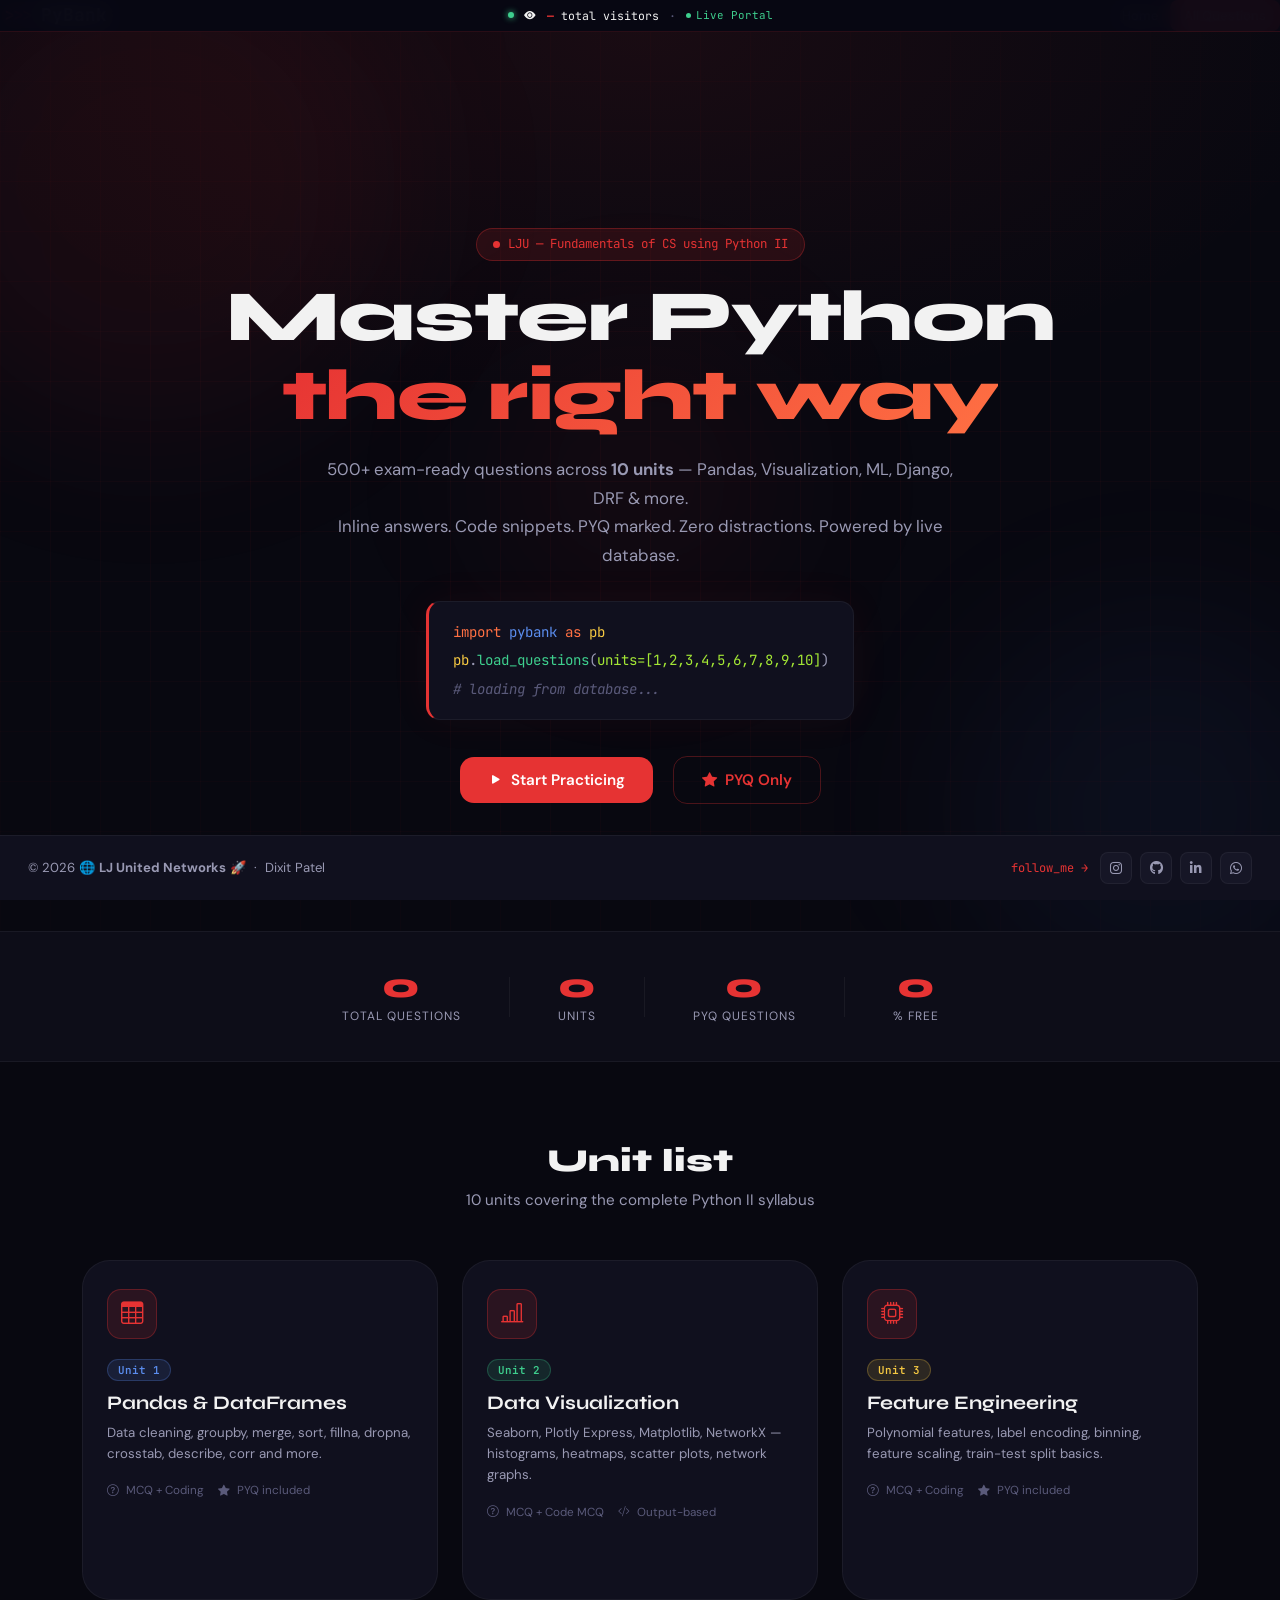
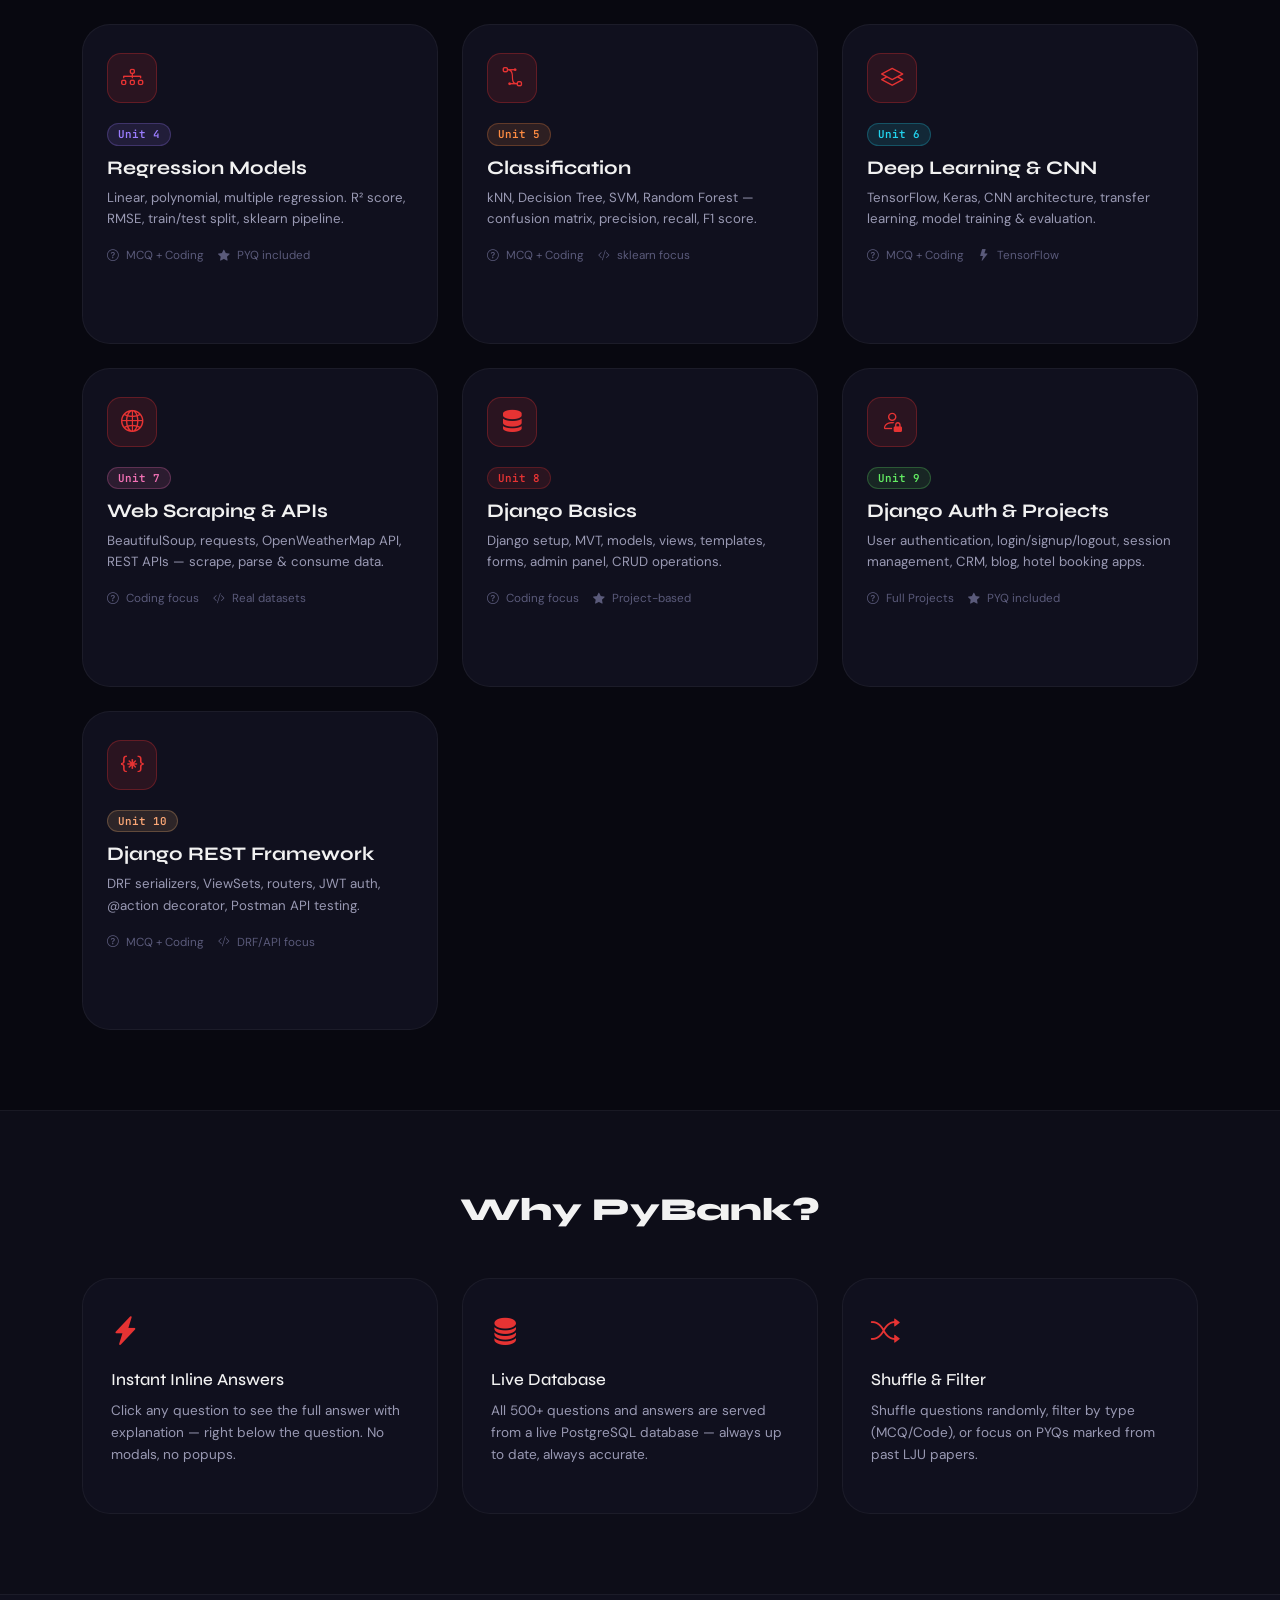
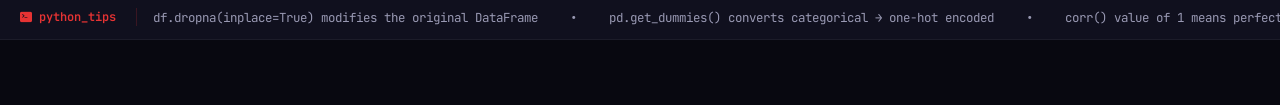
<file: index.html>
<!DOCTYPE html>
<html lang="en">
<head>
  <meta charset="UTF-8">
  <meta name="viewport" content="width=device-width, initial-scale=1.0">
  <title>PyBank | Python II — LJU Practice Portal</title>
  <link rel="stylesheet" href="https://cdn.jsdelivr.net/npm/bootstrap@5.3.3/dist/css/bootstrap.min.css">
  <link rel="stylesheet" href="https://cdn.jsdelivr.net/npm/bootstrap-icons@1.11.3/font/bootstrap-icons.min.css">
  <link rel="stylesheet" href="https://cdnjs.cloudflare.com/ajax/libs/font-awesome/6.5.0/css/all.min.css">
  <link href="https://fonts.googleapis.com/css2?family=JetBrains+Mono:ital,wght@0,400;0,600;0,700;1,400&family=Syne:wght@600;700;800&family=DM+Sans:wght@300;400;500;600&display=swap" rel="stylesheet">
  <link rel="stylesheet" href="style.css">
</head>
<body>

<!-- ── VISITOR COUNTER BANNER ──────────────────── -->
<div class="visitor-banner" id="visitorBanner">
  <div class="visitor-inner">
    <span class="visitor-dot"></span>
    <span class="visitor-text">
      <i class="bi bi-eye-fill me-1"></i>
      <span id="visitorCount">—</span> total visitors
    </span>
    <span class="visitor-sep">·</span>
    <span class="visitor-live"><span class="live-dot"></span> Live Portal</span>
  </div>
</div>

<!-- NAVBAR -->
  <div class="nav-inner">
    <a class="nav-logo" href="index.html">
      <span class="logo-py">&gt;&gt;&gt;</span>
      <span class="logo-text">PyBank</span>
    </a>
    <div class="nav-links" id="navLinks">
      <a href="index.html" class="nav-link active">Home</a>

      <a href="unit.html?unit=all" class="nav-link nav-cta">All Questions</a>
    </div>
    <button class="hamburger" id="hamburger" onclick="toggleNav()">
      <i class="bi bi-list"></i>
    </button>
  </div>
</nav>

<!-- HERO -->
<section class="hero-section">
  <div class="hero-bg-grid"></div>
  <div class="hero-orb orb-1"></div>
  <div class="hero-orb orb-2"></div>
  <div class="hero-orb orb-3"></div>

  <div class="container position-relative">
    <div class="row justify-content-center text-center">
      <div class="col-lg-10">
        <div class="hero-badge mb-3">
          <span class="badge-dot"></span>
          LJU — Fundamentals of CS using Python II
        </div>
        <h1 class="hero-title">
          Master Python <span class="title-accent">the right way</span>
        </h1>
        <p class="hero-subtitle">
          500+ exam-ready questions across <strong>10 units</strong> — Pandas, Visualization, ML, Django, DRF &amp; more.<br>
          Inline answers. Code snippets. PYQ marked. Zero distractions. Powered by live database.
        </p>
        <div class="hero-code-block">
          <div class="code-line"><span class="code-keyword">import</span> <span class="code-module">pybank</span> <span class="code-keyword">as</span> <span class="code-var">pb</span></div>
          <div class="code-line"><span class="code-var">pb</span><span class="code-dot">.</span><span class="code-fn">load_questions</span><span class="code-paren">(</span><span class="code-str">units=[1,2,3,4,5,6,7,8,9,10]</span><span class="code-paren">)</span></div>
          <div class="code-line"><span class="code-comment" id="heroLoaded"># loading from database...</span></div>
        </div>
        <div class="hero-actions">
          <a href="unit.html?unit=all" class="btn btn-red btn-lg">
            <i class="bi bi-play-fill me-2"></i>Start Practicing
          </a>
          <a href="unit.html?unit=all&pyq=true" class="btn btn-outline-red btn-lg ms-3">
            <i class="bi bi-star-fill me-2"></i>PYQ Only
          </a>
        </div>
      </div>
    </div>
  </div>
</section>

<!-- STATS STRIP -->
<section class="stats-strip">
  <div class="container">
    <div class="stats-row">
      <div class="stat-item">
        <div class="stat-num" id="statTotal" data-target="500">0</div>
        <div class="stat-lbl">Total Questions</div>
      </div>
      <div class="stat-divider"></div>
      <div class="stat-item">
        <div class="stat-num" data-target="10">0</div>
        <div class="stat-lbl">Units</div>
      </div>
      <div class="stat-divider"></div>
      <div class="stat-item">
        <div class="stat-num" id="statPYQ" data-target="30">0</div>
        <div class="stat-lbl">PYQ Questions</div>
      </div>
      <div class="stat-divider"></div>
      <div class="stat-item">
        <div class="stat-num" data-target="100">0</div>
        <div class="stat-lbl">% Free</div>
      </div>
    </div>
  </div>
</section>

<!-- UNITS CARDS — 10 units -->
<section class="units-section">
  <div class="container">
    <div class="section-header">
      <h2 class="section-title">Unit list</h2>
      <p class="section-sub">10 units covering the complete Python II syllabus</p>
    </div>
    <div class="row g-4" id="unitCardsRow">

      <div class="col-lg-4 col-md-6">
        <a href="#" class="unit-card-link">
          <div class="unit-card">
            <div class="unit-card-icon"><i class="bi bi-table"></i></div>
            <div class="unit-chip chip-u1">Unit 1</div>
            <h3 class="unit-title">Pandas &amp; DataFrames</h3>
            <p class="unit-desc">Data cleaning, groupby, merge, sort, fillna, dropna, crosstab, describe, corr and more.</p>
            <div class="unit-meta">
              <span><i class="bi bi-question-circle"></i> MCQ + Coding</span>
              <span><i class="bi bi-star-fill"></i> PYQ included</span>
            </div>
            <div class="unit-arrow"><i class="bi bi-arrow-right-circle-fill"></i></div>
          </div>
        </a>
      </div>

      <div class="col-lg-4 col-md-6">
        <a href="#" class="unit-card-link">
          <div class="unit-card">
            <div class="unit-card-icon"><i class="bi bi-bar-chart-line"></i></div>
            <div class="unit-chip chip-u2">Unit 2</div>
            <h3 class="unit-title">Data Visualization</h3>
            <p class="unit-desc">Seaborn, Plotly Express, Matplotlib, NetworkX — histograms, heatmaps, scatter plots, network graphs.</p>
            <div class="unit-meta">
              <span><i class="bi bi-question-circle"></i> MCQ + Code MCQ</span>
              <span><i class="bi bi-code-slash"></i> Output-based</span>
            </div>
            <div class="unit-arrow"><i class="bi bi-arrow-right-circle-fill"></i></div>
          </div>
        </a>
      </div>

      <div class="col-lg-4 col-md-6">
        <a href="#" class="unit-card-link">
          <div class="unit-card">
            <div class="unit-card-icon"><i class="bi bi-cpu"></i></div>
            <div class="unit-chip chip-u3">Unit 3</div>
            <h3 class="unit-title">Feature Engineering</h3>
            <p class="unit-desc">Polynomial features, label encoding, binning, feature scaling, train-test split basics.</p>
            <div class="unit-meta">
              <span><i class="bi bi-question-circle"></i> MCQ + Coding</span>
              <span><i class="bi bi-star-fill"></i> PYQ included</span>
            </div>
            <div class="unit-arrow"><i class="bi bi-arrow-right-circle-fill"></i></div>
          </div>
        </a>
      </div>

      <div class="col-lg-4 col-md-6">
        <a href="# class="unit-card-link">
          <div class="unit-card">
            <div class="unit-card-icon"><i class="bi bi-diagram-3"></i></div>
            <div class="unit-chip chip-u4">Unit 4</div>
            <h3 class="unit-title">Regression Models</h3>
            <p class="unit-desc">Linear, polynomial, multiple regression. R² score, RMSE, train/test split, sklearn pipeline.</p>
            <div class="unit-meta">
              <span><i class="bi bi-question-circle"></i> MCQ + Coding</span>
              <span><i class="bi bi-star-fill"></i> PYQ included</span>
            </div>
            <div class="unit-arrow"><i class="bi bi-arrow-right-circle-fill"></i></div>
          </div>
        </a>
      </div>

      <div class="col-lg-4 col-md-6">
        <a href="#" class="unit-card-link">
          <div class="unit-card">
            <div class="unit-card-icon"><i class="bi bi-bezier2"></i></div>
            <div class="unit-chip chip-u5">Unit 5</div>
            <h3 class="unit-title">Classification</h3>
            <p class="unit-desc">kNN, Decision Tree, SVM, Random Forest — confusion matrix, precision, recall, F1 score.</p>
            <div class="unit-meta">
              <span><i class="bi bi-question-circle"></i> MCQ + Coding</span>
              <span><i class="bi bi-code-slash"></i> sklearn focus</span>
            </div>
            <div class="unit-arrow"><i class="bi bi-arrow-right-circle-fill"></i></div>
          </div>
        </a>
      </div>

      <div class="col-lg-4 col-md-6">
        <a href="#" class="unit-card-link">
          <div class="unit-card">
            <div class="unit-card-icon"><i class="bi bi-layers"></i></div>
            <div class="unit-chip chip-u6">Unit 6</div>
            <h3 class="unit-title">Deep Learning &amp; CNN</h3>
            <p class="unit-desc">TensorFlow, Keras, CNN architecture, transfer learning, model training &amp; evaluation.</p>
            <div class="unit-meta">
              <span><i class="bi bi-question-circle"></i> MCQ + Coding</span>
              <span><i class="bi bi-lightning-fill"></i> TensorFlow</span>
            </div>
            <div class="unit-arrow"><i class="bi bi-arrow-right-circle-fill"></i></div>
          </div>
        </a>
      </div>

      <div class="col-lg-4 col-md-6">
        <a href="#" class="unit-card-link">
          <div class="unit-card">
            <div class="unit-card-icon"><i class="bi bi-globe2"></i></div>
            <div class="unit-chip chip-u7">Unit 7</div>
            <h3 class="unit-title">Web Scraping &amp; APIs</h3>
            <p class="unit-desc">BeautifulSoup, requests, OpenWeatherMap API, REST APIs — scrape, parse &amp; consume data.</p>
            <div class="unit-meta">
              <span><i class="bi bi-question-circle"></i> Coding focus</span>
              <span><i class="bi bi-code-slash"></i> Real datasets</span>
            </div>
            <div class="unit-arrow"><i class="bi bi-arrow-right-circle-fill"></i></div>
          </div>
        </a>
      </div>

      <div class="col-lg-4 col-md-6">
        <a href="#" class="unit-card-link">
          <div class="unit-card">
            <div class="unit-card-icon"><i class="bi bi-server"></i></div>
            <div class="unit-chip chip-u8">Unit 8</div>
            <h3 class="unit-title">Django Basics</h3>
            <p class="unit-desc">Django setup, MVT, models, views, templates, forms, admin panel, CRUD operations.</p>
            <div class="unit-meta">
              <span><i class="bi bi-question-circle"></i> Coding focus</span>
              <span><i class="bi bi-star-fill"></i> Project-based</span>
            </div>
            <div class="unit-arrow"><i class="bi bi-arrow-right-circle-fill"></i></div>
          </div>
        </a>
      </div>

      <div class="col-lg-4 col-md-6">
        <a href="#" class="unit-card-link">
          <div class="unit-card">
            <div class="unit-card-icon"><i class="bi bi-person-lock"></i></div>
            <div class="unit-chip chip-u9">Unit 9</div>
            <h3 class="unit-title">Django Auth &amp; Projects</h3>
            <p class="unit-desc">User authentication, login/signup/logout, session management, CRM, blog, hotel booking apps.</p>
            <div class="unit-meta">
              <span><i class="bi bi-question-circle"></i> Full Projects</span>
              <span><i class="bi bi-star-fill"></i> PYQ included</span>
            </div>
            <div class="unit-arrow"><i class="bi bi-arrow-right-circle-fill"></i></div>
          </div>
        </a>
      </div>

      <div class="col-lg-4 col-md-6">
        <a href="#" class="unit-card-link">
          <div class="unit-card">
            <div class="unit-card-icon"><i class="bi bi-braces-asterisk"></i></div>
            <div class="unit-chip chip-u10">Unit 10</div>
            <h3 class="unit-title">Django REST Framework</h3>
            <p class="unit-desc">DRF serializers, ViewSets, routers, JWT auth, @action decorator, Postman API testing.</p>
            <div class="unit-meta">
              <span><i class="bi bi-question-circle"></i> MCQ + Coding</span>
              <span><i class="bi bi-code-slash"></i> DRF/API focus</span>
            </div>
            <div class="unit-arrow"><i class="bi bi-arrow-right-circle-fill"></i></div>
          </div>
        </a>
      </div>

    </div>
  </div>
</section>

<!-- FEATURES SECTION -->
<section class="features-section">
  <div class="container">
    <div class="section-header">
      <h2 class="section-title">Why PyBank?</h2>
    </div>
    <div class="row g-4">
      <div class="col-md-4">
        <div class="feature-card">
          <div class="feature-icon"><i class="bi bi-lightning-charge-fill"></i></div>
          <h4>Instant Inline Answers</h4>
          <p>Click any question to see the full answer with explanation — right below the question. No modals, no popups.</p>
        </div>
      </div>
      <div class="col-md-4">
        <div class="feature-card">
          <div class="feature-icon"><i class="bi bi-database-fill"></i></div>
          <h4>Live Database</h4>
          <p>All 500+ questions and answers are served from a live PostgreSQL database — always up to date, always accurate.</p>
        </div>
      </div>
      <div class="col-md-4">
        <div class="feature-card">
          <div class="feature-icon"><i class="bi bi-shuffle"></i></div>
          <h4>Shuffle &amp; Filter</h4>
          <p>Shuffle questions randomly, filter by type (MCQ/Code), or focus on PYQs marked from past LJU papers.</p>
        </div>
      </div>
    </div>
  </div>
</section>

<!-- PYTHON TIPS TICKER -->
<div class="tips-ticker">
  <div class="ticker-label"><i class="bi bi-terminal-fill"></i> python_tips</div>
  <div class="ticker-wrap">
    <div class="ticker-inner" id="ticker">
      <span>df.dropna(inplace=True) modifies the original DataFrame</span>
      <span>•</span>
      <span>pd.get_dummies() converts categorical → one-hot encoded</span>
      <span>•</span>
      <span>corr() value of 1 means perfect positive correlation</span>
      <span>•</span>
      <span>train_test_split(X, y, test_size=0.2, random_state=42)</span>
      <span>•</span>
      <span>sns.pairplot(df) — instant EDA for all numeric columns</span>
      <span>•</span>
      <span>df.shape returns (rows, columns) as a tuple</span>
      <span>•</span>
      <span>NaN stands for Not a Number — it's of type float</span>
      <span>•</span>
      <span>KNeighborsClassifier(n_neighbors=5).fit(X_train, y_train)</span>
      <span>•</span>
      <span>from rest_framework import viewsets, permissions</span>
      <span>•</span>
      <span>@api_view(['GET']) turns a function into an API endpoint</span>
      <span>•</span>
      <span>BeautifulSoup(html, 'html.parser').find_all('a')</span>
      <span>•</span>
    </div>
  </div>
</div>

<!-- FOOTER -->
<footer class="site-footer">
  <div class="footer-inner">
    <div>© 2026 🌐 <strong>LJ United Networks</strong> 🚀 &nbsp;·&nbsp; Dixit Patel</div>
    <div style="display: flex; gap: 12px; align-items: center;">
      <span class="footer-follow">follow_me →</span>
      <div class="footer-socials">
        <a href="https://www.instagram.com/dixit.patel_since_2005/?hl=en" target="_blank" class="soc-btn"><i class="fab fa-instagram"></i></a>
        <a href="https://github.com/create2learn7238" target="_blank" class="soc-btn"><i class="fab fa-github"></i></a>
        <a href="https://www.linkedin.com/in/dixit-patel-7718993a1/" target="_blank" class="soc-btn"><i class="fab fa-linkedin-in"></i></a>
        <a href="https://wa.me/919316227238" target="_blank" class="soc-btn"><i class="fab fa-whatsapp"></i></a>
      </div>
    </div>
  </div>
</footer>

<script src="https://cdn.jsdelivr.net/npm/bootstrap@5.3.3/dist/js/bootstrap.bundle.min.js"></script>
<script type="module">
  // ── CONFIG — Direct Neon DB mode (no Worker API) ──
  import { neon } from 'https://esm.sh/@neondatabase/serverless@0.10.4';

  const DATABASE_URL = 'postgresql://neondb_owner:npg_kuXI3LOC1QAf@ep-lucky-hall-a10bbj3u-pooler.ap-southeast-1.aws.neon.tech/neondb?sslmode=require&channel_binding=require';
  const sanitizedDbUrl = new URL(DATABASE_URL);
  sanitizedDbUrl.searchParams.delete('channel_binding');
  const sql = neon(sanitizedDbUrl.toString());

  // ── VISITOR COUNTER ──────────────────────────────
  async function loadVisitorCount() {
    try {
      const rows = await sql`
        INSERT INTO visitor_counter (id, count, last_updated)
        VALUES (1, 1, NOW())
        ON CONFLICT (id) DO UPDATE
        SET
          count = visitor_counter.count + 1,
          last_updated = NOW()
        RETURNING count
      `;
      const count = Number.parseInt(rows?.[0]?.count ?? 0, 10) || 0;
      document.getElementById('visitorCount').textContent = count.toLocaleString();
    } catch {
      document.getElementById('visitorCount').textContent = '—';
    }
  }

  // ── LOAD STATS FROM DB ───────────────────────────
  async function loadStats() {
    try {
      const rows = await sql`
        SELECT
          COUNT(*) AS total,
          COUNT(*) FILTER (
            WHERE previous_year IS NOT NULL
              AND previous_year != ''
              AND LOWER(previous_year) != 'no'
          ) AS pyq_count
        FROM questions_clean
        WHERE marks IS NOT NULL
      `;
      const data = rows?.[0] || {};
      if (data.total) {
        const total = Number.parseInt(data.total, 10) || 0;
        const pyq = Number.parseInt(data.pyq_count, 10) || 0;
        document.querySelector('[data-target="500"]').dataset.target = total;
        document.querySelector('[data-target="30"]').dataset.target = pyq;
        document.getElementById('heroLoaded').textContent = `# ${total} questions loaded ✓`;
      }
    } catch {
      document.getElementById('heroLoaded').textContent = '# questions loaded ✓';
    }
  }

  // ── NAVBAR SCROLL ────────────────────────────────
  window.addEventListener('scroll', () => {
    document.getElementById('mainNav').classList.toggle('scrolled', window.scrollY > 40);
  });

  // ── NAV TOGGLE MOBILE ────────────────────────────
  function toggleNav() {
    document.getElementById('navLinks').classList.toggle('open');
  }
  window.toggleNav = toggleNav;

  // ── ANIMATED COUNTER ─────────────────────────────
  function animateCounters() {
    document.querySelectorAll('.stat-num').forEach(el => {
      const target = parseInt(el.dataset.target) || 0;
      let current = 0;
      const step = Math.ceil(target / 60);
      const timer = setInterval(() => {
        current = Math.min(current + step, target);
        el.textContent = current + (el.dataset.target == '100' ? '%' : '+');
        if (current >= target) clearInterval(timer);
      }, 25);
    });
  }

  // ── INTERSECTION OBSERVER ─────────────────────────
  const statsObs = new IntersectionObserver((entries) => {
    if (entries[0].isIntersecting) {
      animateCounters();
      statsObs.disconnect();
    }
  }, { threshold: 0.5 });
  statsObs.observe(document.querySelector('.stats-strip'));

  // ── TICKER DUPLICATE ─────────────────────────────
  const ticker = document.getElementById('ticker');
  ticker.innerHTML += ticker.innerHTML;

  // ── INIT ─────────────────────────────────────────
  loadVisitorCount();
  loadStats();
</script>
</body>
</html>
</file>
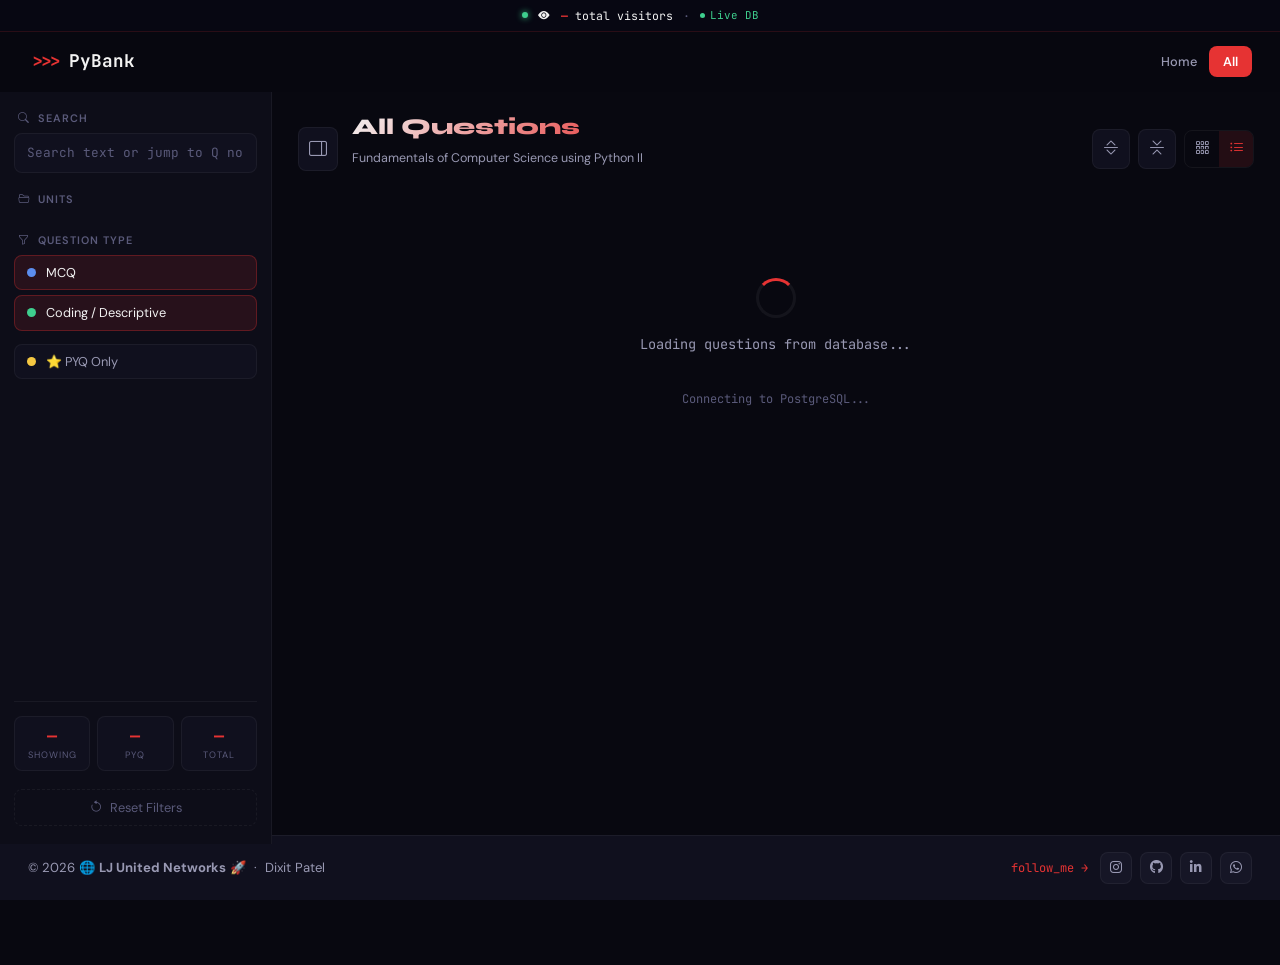
<file: unit.html>
<!DOCTYPE html>
<html lang="en">
<head>
  <meta charset="UTF-8">
  <meta name="viewport" content="width=device-width, initial-scale=1.0">
  <title>PyBank | Questions</title>
  <link rel="stylesheet" href="https://cdn.jsdelivr.net/npm/bootstrap@5.3.3/dist/css/bootstrap.min.css">
  <link rel="stylesheet" href="https://cdn.jsdelivr.net/npm/bootstrap-icons@1.11.3/font/bootstrap-icons.min.css">
  <link rel="stylesheet" href="https://cdnjs.cloudflare.com/ajax/libs/font-awesome/6.5.0/css/all.min.css">
  <link href="https://fonts.googleapis.com/css2?family=JetBrains+Mono:ital,wght@0,400;0,600;0,700;1,400&family=Syne:wght@600;700;800&family=DM+Sans:wght@300;400;500;600&display=swap" rel="stylesheet">
  <link rel="stylesheet" href="style.css">
</head>
<body class="page-unit">

<!-- ── VISITOR COUNTER BANNER ──────────────────── -->
<div class="visitor-banner" id="visitorBanner">
  <div class="visitor-inner">
    <span class="visitor-dot"></span>
    <span class="visitor-text">
      <i class="bi bi-eye-fill me-1"></i>
      <span id="visitorCount">—</span> total visitors
    </span>
    <span class="visitor-sep">·</span>
    <span class="visitor-live"><span class="live-dot"></span> Live DB</span>
  </div>
</div>

<!-- NAVBAR -->
<nav class="pyb-nav" id="mainNav" style="top:32px">
  <div class="nav-inner">
    <a class="nav-logo" href="index.html">
      <span class="logo-py">&gt;&gt;&gt;</span>
      <span class="logo-text">PyBank</span>
    </a>
    
    <div class="nav-links" id="navLinks">
      <a href="index.html" class="nav-link">Home</a>
      <a href="unit.html?unit=all" class="nav-link nav-cta" data-unit-link="all">All</a>
    </div>
    <button class="hamburger" id="hamburger" onclick="toggleNav()">
      <i class="bi bi-list"></i>
    </button>
  </div>
</nav>

<!-- LAYOUT -->
<div class="unit-layout" style="padding-top:92px">

  <!-- SIDEBAR -->
  <aside class="unit-sidebar" id="sidebar" style="top:92px">
        <!-- Search -->
    <div class="sb-section">
      <div class="sb-section-label"><i class="bi bi-search me-1"></i> Search</div>
      <div class="sb-search">
        <input type="text" id="searchInput" placeholder="Search text or jump to Q no. (e.g. 42)" />
      </div>
    </div>


    <!-- Unit Nav -->
    <div class="sb-section">
      <div class="sb-section-label"><i class="bi bi-folder2-open me-1"></i> Units</div>
      <div id="unitNav"></div>
    </div>

    <!-- Filters -->
    <div class="sb-section">
      <div class="sb-section-label"><i class="bi bi-funnel me-1"></i> Question Type</div>
      <label class="filter-chip">
        <input type="checkbox" id="f-mcq" checked>
        <span class="chip-dot dot-mcq"></span> MCQ
      </label>
      <label class="filter-chip">
        <input type="checkbox" id="f-code" checked>
        <span class="chip-dot dot-code"></span> Coding / Descriptive
      </label>
      <label class="filter-chip mt-2">
        <input type="checkbox" id="f-pyq">
        <span class="chip-dot dot-pyq"></span> ⭐ PYQ Only
      </label>
    </div>



    <!-- Stats -->
    <div class="sb-stats">
      <div class="sb-stat">
        <span class="sb-stat-num" id="statShowing">—</span>
        <span class="sb-stat-lbl">Showing</span>
      </div>
      <div class="sb-stat">
        <span class="sb-stat-num" id="statPyq">—</span>
        <span class="sb-stat-lbl">PYQ</span>
      </div>
      <div class="sb-stat">
        <span class="sb-stat-num" id="statTotal">—</span>
        <span class="sb-stat-lbl">Total</span>
      </div>
    </div>

    <!-- Reset -->
    <button class="btn-reset" id="resetBtn" onclick="resetFilters()">
      <i class="bi bi-arrow-counterclockwise me-1"></i> Reset Filters
    </button>
  </aside>

  <!-- MAIN CONTENT -->
  <main class="unit-main" id="mainContent">

    <!-- TOP BAR -->
    <div class="unit-topbar">
      <button class="sidebar-toggle-btn" id="sidebarToggle" onclick="toggleSidebar()">
        <i class="bi bi-layout-sidebar-reverse"></i>
      </button>
      <div class="topbar-info">
        <h1 class="topbar-title" id="pageTitle">All Questions</h1>
        <p class="topbar-sub" id="pageSubtitle">Fundamentals of Computer Science using Python II</p>
      </div>
      <div class="topbar-actions ms-auto">
 
        <button class="action-btn" id="expandAllBtn" title="Expand All" onclick="expandAll()">
          <i class="bi bi-chevron-bar-expand"></i>
        </button>
        <button class="action-btn" id="collapseAllBtn" title="Collapse All" onclick="collapseAll()">
          <i class="bi bi-chevron-bar-contract"></i>
        </button>
        <!-- View toggle — list is default (active) -->
        <div class="view-toggle">
          <button class="view-btn" id="viewGrid" onclick="setView('grid')" title="Grid view"><i class="bi bi-grid-3x3-gap"></i></button>
          <button class="view-btn active" id="viewList" onclick="setView('list')" title="List view"><i class="bi bi-list-ul"></i></button>
        </div>
      </div>
    </div>

    <!-- QUICK REF BAR -->

    <!-- LOADING STATE -->
    <div class="loading-state" id="loadingState">
      <div class="loading-spinner"></div>
      <p>Loading questions from database...</p>
      <span class="loading-sub" id="loadingMsg">Connecting to PostgreSQL...</span>
    </div>

    <!-- CARDS GRID — default list-view -->
    <div class="cards-grid list-view" id="cardsContainer"></div>

    <!-- EMPTY STATE -->
    <div class="empty-state hidden" id="emptyState">
      <div class="empty-icon">🐍</div>
      <p>No questions match your filters.</p>
      <button onclick="resetFilters()" class="btn-reset mt-3">Reset Filters</button>
    </div>

  </main>
</div>

<!-- OVERLAY for mobile sidebar -->
<div class="sidebar-overlay" id="sidebarOverlay" onclick="toggleSidebar()"></div>

<!-- TOAST -->
<div class="toast-msg hidden" id="toast"></div>

<!-- FOOTER -->
<footer class="site-footer">
  <div class="footer-inner">
    <div>© 2026 🌐 <strong>LJ United Networks</strong> 🚀 &nbsp;·&nbsp; Dixit Patel</div>
    <div style="display: flex; gap: 12px; align-items: center;">
      <span class="footer-follow">follow_me →</span>
      <div class="footer-socials">
        <a href="https://www.instagram.com/dixit.patel_since_2005/?hl=en" target="_blank" class="soc-btn"><i class="fab fa-instagram"></i></a>
        <a href="https://github.com/create2learn7238" target="_blank" class="soc-btn"><i class="fab fa-github"></i></a>
        <a href="https://www.linkedin.com/in/dixit-patel-7718993a1/" target="_blank" class="soc-btn"><i class="fab fa-linkedin-in"></i></a>
        <a href="https://wa.me/919316227238" target="_blank" class="soc-btn"><i class="fab fa-whatsapp"></i></a>
      </div>
    </div>
  </div>
</footer>

<script src="https://cdn.jsdelivr.net/npm/bootstrap@5.3.3/dist/js/bootstrap.bundle.min.js"></script>
<script type="module" src="script.js"></script>
</body>
</html>
</file>
<file: style.css>
/* ═══════════════════════════════════════════════════
   PyBank — style.css  (v2 · 10 units · DB edition)
   Dark Red Python Theme | LJU Portal 2026
═══════════════════════════════════════════════════ */

/* ── FONTS & VARIABLES ─────────────────────────── */
:root {
  --red:       #e63333;
  --red-dark:  #b52020;
  --red-dim:   rgba(230, 51, 51, 0.12);
  --red-glow:  rgba(230, 51, 51, 0.25);
  --red-line:  rgba(230, 51, 51, 0.3);

  --bg:        #080810;
  --bg-1:      #0d0d18;
  --bg-2:      #111120;
  --bg-card:   #10101e;
  --bg-elevated: #161626;

  --border:    rgba(255,255,255,0.05);
  --border-r:  rgba(230,51,51,0.2);

  --white:     #f2f2f2;
  --muted:     #9999b3;
  --dim:       #5a5a7a;

  --green:     #3ecf8e;
  --orange:    #ff8c42;
  --blue:      #5b8dee;
  --yellow:    #f5c842;
  --purple:    #9b7dff;
  --pink:      #f472b6;
  --cyan:      #22d3ee;

  --mono:    'JetBrains Mono', monospace;
  --sans:    'DM Sans', system-ui, sans-serif;
  --display: 'Syne', sans-serif;

  --r-sm:  8px;
  --r-md:  14px;
  --r-lg:  20px;
  --r-xl:  28px;

  --trans:        0.22s cubic-bezier(0.4, 0, 0.2, 1);
  --trans-bounce: 0.3s  cubic-bezier(0.34, 1.56, 0.64, 1);
}

/* ── RESET ──────────────────────────────────────── */
*, *::before, *::after { box-sizing: border-box; margin: 0; padding: 0; }
html { scroll-behavior: smooth; }
body {
  background: var(--bg);
  color: var(--white);
  font-family: var(--sans);
  min-height: 100vh;
  display: flex;
  flex-direction: column;
  overflow-x: hidden;
}
a { text-decoration: none; color: inherit; }
::-webkit-scrollbar { width: 4px; height: 4px; }
::-webkit-scrollbar-thumb { background: #2a2a44; border-radius: 99px; }
::selection { background: var(--red); color: white; }

/* ── VISITOR BANNER ─────────────────────────────── */
.visitor-banner {
  position: fixed;
  top: 0; left: 0; right: 0;
  height: 32px;
  background: rgba(8,8,20,0.95);
  border-bottom: 1px solid rgba(230,51,51,0.15);
  display: flex;
  align-items: center;
  justify-content: center;
  z-index: 1100;
  backdrop-filter: blur(10px);
}
.visitor-inner {
  display: flex;
  align-items: center;
  gap: 10px;
  font-family: var(--mono);
  font-size: 0.72rem;
  color: var(--muted);
}
.visitor-dot {
  width: 6px; height: 6px;
  border-radius: 50%;
  background: var(--green);
  box-shadow: 0 0 6px var(--green);
  animation: livePulse 2s ease-in-out infinite;
}
@keyframes livePulse {
  0%,100% { opacity: 1; box-shadow: 0 0 4px var(--green); }
  50%      { opacity: 0.6; box-shadow: 0 0 10px var(--green); }
}
.visitor-text { color: var(--white); }
.visitor-text #visitorCount { color: var(--red); font-weight: 700; }
.visitor-sep  { color: var(--dim); }
.visitor-live {
  display: flex;
  align-items: center;
  gap: 5px;
  color: var(--green);
  font-size: 0.68rem;
}
.live-dot {
  width: 5px; height: 5px;
  border-radius: 50%;
  background: var(--green);
  animation: livePulse 1.5s ease-in-out infinite;
}

/* ── NAVBAR ──────────────────────────────────────── */
.pyb-nav {
  position: fixed;
  top: 32px; left: 0; right: 0;
  z-index: 1000;
  height: 60px;
  display: flex;
  align-items: center;
  padding: 0 28px;
  background: rgba(8,8,16,0.8);
  backdrop-filter: blur(16px);
  border-bottom: 1px solid transparent;
  transition: var(--trans);
}
.pyb-nav.scrolled {
  border-bottom-color: var(--border);
  background: rgba(8,8,16,0.96);
}
.nav-inner {
  display: flex;
  align-items: center;
  gap: 24px;
  width: 100%;
  max-width: 1600px;
  margin: 0 auto;
}
.nav-logo {
  display: flex;
  align-items: center;
  gap: 8px;
  font-family: var(--mono);
  font-size: 1.1rem;
  font-weight: 700;
  flex-shrink: 0;
}
.logo-py { color: var(--red); animation: blink 1.6s step-end infinite; }
@keyframes blink { 50% { opacity: 0.2; } }
.logo-text { color: var(--white); }

.nav-links {
  display: flex;
  align-items: center;
  gap: 2px;
  margin-left: auto;
  flex-wrap: wrap;
}
.nav-link {
  padding: 5px 10px;
  border-radius: var(--r-sm);
  font-size: 0.8rem;
  font-weight: 500;
  color: var(--muted);
  transition: var(--trans);
}
.nav-link:hover { color: var(--white); background: rgba(255,255,255,0.05); }
.nav-link.active { color: var(--white); }
.nav-cta {
  background: var(--red);
  color: white !important;
  border-radius: var(--r-sm);
  padding: 6px 14px;
  font-weight: 600;
}
.nav-cta:hover { background: var(--red-dark); transform: translateY(-1px); }
.hamburger {
  display: none;
  background: none;
  border: 1px solid var(--border);
  color: var(--white);
  padding: 6px 10px;
  border-radius: var(--r-sm);
  cursor: pointer;
  font-size: 1.2rem;
  margin-left: auto;
}

/* ── HERO ────────────────────────────────────────── */
.hero-section {
  min-height: 100vh;
  display: flex;
  align-items: center;
  padding: 130px 0 60px;
  position: relative;
  overflow: hidden;
  background: radial-gradient(ellipse 80% 60% at 50% 0%, rgba(230,51,51,0.08) 0%, transparent 70%);
}
.hero-bg-grid {
  position: absolute; inset: 0;
  background-image:
    linear-gradient(rgba(230,51,51,0.04) 1px, transparent 1px),
    linear-gradient(90deg, rgba(230,51,51,0.04) 1px, transparent 1px);
  background-size: 50px 50px;
  mask-image: radial-gradient(ellipse 100% 80% at 50% 50%, black 30%, transparent 100%);
}
.hero-orb {
  position: absolute;
  border-radius: 50%;
  filter: blur(80px);
  pointer-events: none;
}
.orb-1 { width:500px; height:500px; background:rgba(230,51,51,0.07);  top:-100px; left:-100px; }
.orb-2 { width:400px; height:400px; background:rgba(91,141,238,0.05); bottom:-80px; right:-80px; }
.orb-3 { width:300px; height:300px; background:rgba(230,51,51,0.05);  top:50%; left:50%; transform:translate(-50%,-50%); animation:orbPulse 4s ease-in-out infinite; }
@keyframes orbPulse { 0%,100%{ transform:translate(-50%,-50%) scale(1); opacity:.5; } 50%{ transform:translate(-50%,-50%) scale(1.2); opacity:1; } }

.hero-badge {
  display: inline-flex;
  align-items: center;
  gap: 8px;
  background: var(--red-dim);
  border: 1px solid var(--red-line);
  border-radius: 40px;
  padding: 6px 16px;
  font-size: 0.78rem;
  font-family: var(--mono);
  color: var(--red);
  animation: fadeInDown 0.6s ease both;
}
.badge-dot {
  width:7px; height:7px;
  border-radius: 50%;
  background: var(--red);
  animation: badgePulse 1.5s ease-in-out infinite;
}
@keyframes badgePulse { 0%,100%{ box-shadow:0 0 0 0 rgba(230,51,51,0.6); } 50%{ box-shadow:0 0 0 5px transparent; } }

.hero-title {
  font-family: var(--display);
  font-size: clamp(2.5rem, 6vw, 4.5rem);
  font-weight: 800;
  line-height: 1.1;
  letter-spacing: -0.02em;
  margin-bottom: 20px;
  animation: fadeInDown 0.7s 0.1s ease both;
}
.title-accent {
  background: linear-gradient(135deg, var(--red), #ff7043);
  -webkit-background-clip: text;
  background-clip: text;
  color: transparent;
}
.hero-subtitle {
  font-size: 1.05rem;
  color: var(--muted);
  max-width: 640px;
  margin: 0 auto 32px;
  line-height: 1.7;
  animation: fadeInDown 0.7s 0.2s ease both;
}
.hero-code-block {
  display: inline-block;
  background: var(--bg-card);
  border: 1px solid var(--border);
  border-left: 3px solid var(--red);
  border-radius: var(--r-md);
  padding: 16px 24px;
  font-family: var(--mono);
  font-size: 0.88rem;
  text-align: left;
  margin-bottom: 36px;
  animation: fadeInUp 0.7s 0.3s ease both;
  box-shadow: 0 0 40px rgba(230,51,51,0.06);
}
.code-line { line-height: 2; }
.code-keyword { color: #ff7043; }
.code-module  { color: #5b8dee; }
.code-var     { color: #f5c842; }
.code-fn      { color: #3ecf8e; }
.code-paren   { color: var(--muted); }
.code-str     { color: #a3e635; }
.code-dot     { color: var(--muted); }
.code-comment { color: var(--dim); font-style: italic; }

.hero-actions { animation: fadeInUp 0.7s 0.4s ease both; }
.btn-red {
  background: var(--red);
  color: white; border: none;
  border-radius: var(--r-md);
  padding: 12px 28px;
  font-weight: 600; font-size: 0.95rem;
  transition: var(--trans-bounce);
  display: inline-flex; align-items: center;
}
.btn-red:hover { background: var(--red-dark); color:white; transform: translateY(-3px); box-shadow: 0 12px 30px rgba(230,51,51,0.35); }
.btn-outline-red {
  background: transparent; color: var(--red);
  border: 1px solid var(--red-line);
  border-radius: var(--r-md);
  padding: 12px 28px;
  font-weight: 600; font-size: 0.95rem;
  transition: var(--trans-bounce);
  display: inline-flex; align-items: center;
}
.btn-outline-red:hover { background: var(--red-dim); transform: translateY(-3px); }

/* ── STATS STRIP ────────────────────────────────── */
.stats-strip {
  background: var(--bg-1);
  border-top: 1px solid var(--border);
  border-bottom: 1px solid var(--border);
  padding: 28px 0;
}
.stats-row {
  display: flex;
  align-items: center;
  justify-content: center;
  gap: 0;
  flex-wrap: wrap;
}
.stat-item { text-align: center; padding: 8px 48px; }
.stat-num  { font-family: var(--display); font-size: 2.2rem; font-weight: 800; color: var(--red); line-height: 1; }
.stat-lbl  { font-size: 0.75rem; color: var(--muted); text-transform: uppercase; letter-spacing: 1px; margin-top: 4px; }
.stat-divider { width:1px; height:40px; background: var(--border); }

/* ── UNIT CARDS ─────────────────────────────────── */
.units-section { padding: 80px 0; background: var(--bg); }
.section-header { text-align: center; margin-bottom: 48px; }
.section-title  { font-family: var(--display); font-size: 2rem; font-weight: 800; margin-bottom: 8px; }
.section-sub    { color: var(--muted); font-size: 0.95rem; }

.unit-card-link { display: block; height: 100%; }
.unit-card {
  background: var(--bg-card);
  border: 1px solid var(--border);
  border-radius: var(--r-xl);
  padding: 28px 24px;
  height: 100%;
  position: relative;
  overflow: hidden;
  transition: var(--trans-bounce);
  cursor: pointer;
}
.unit-card::before {
  content: '';
  position: absolute; inset: 0;
  background: radial-gradient(circle at 50% 0%, rgba(230,51,51,0.08) 0%, transparent 60%);
  opacity: 0;
  transition: var(--trans);
}
.unit-card:hover { transform: translateY(-8px); border-color: var(--red-line); box-shadow: 0 24px 60px rgba(0,0,0,0.4), 0 0 0 1px var(--red-line); }
.unit-card:hover::before { opacity: 1; }
.unit-card-icon {
  width:50px; height:50px;
  background: var(--red-dim);
  border: 1px solid var(--red-line);
  border-radius: var(--r-md);
  display: flex; align-items: center; justify-content: center;
  font-size: 1.4rem; color: var(--red);
  margin-bottom: 18px;
}
.unit-chip {
  display: inline-block;
  font-size: 0.68rem; font-family: var(--mono); font-weight: 600;
  padding: 2px 10px;
  border-radius: 40px;
  margin-bottom: 10px;
}

/* 10 chip colors */
.chip-u1  { background:rgba(91,141,238,0.12); color:#5b8dee;  border:1px solid rgba(91,141,238,0.25); }
.chip-u2  { background:rgba(62,207,142,0.12); color:#3ecf8e;  border:1px solid rgba(62,207,142,0.25); }
.chip-u3  { background:rgba(245,200,66,0.12); color:#f5c842;  border:1px solid rgba(245,200,66,0.25); }
.chip-u4  { background:rgba(155,125,255,0.12);color:#9b7dff;  border:1px solid rgba(155,125,255,0.25); }
.chip-u5  { background:rgba(255,140,66,0.12); color:#ff8c42;  border:1px solid rgba(255,140,66,0.25); }
.chip-u6  { background:rgba(34,211,238,0.12); color:#22d3ee;  border:1px solid rgba(34,211,238,0.25); }
.chip-u7  { background:rgba(244,114,182,0.12);color:#f472b6;  border:1px solid rgba(244,114,182,0.25); }
.chip-u8  { background:rgba(230,51,51,0.12);  color:#e63333;  border:1px solid rgba(230,51,51,0.25); }
.chip-u9  { background:rgba(99,237,99,0.10);  color:#63ed63;  border:1px solid rgba(99,237,99,0.25); }
.chip-u10 { background:rgba(253,186,116,0.12);color:#fba776;  border:1px solid rgba(253,186,116,0.25); }

.unit-title { font-family: var(--display); font-size: 1.2rem; font-weight: 700; margin-bottom: 8px; }
.unit-desc  { font-size: 0.83rem; color: var(--muted); line-height: 1.6; margin-bottom: 18px; }
.unit-meta  { display:flex; gap:14px; font-size:0.73rem; color:var(--dim); margin-bottom:14px; }
.unit-meta i { margin-right: 4px; }
.unit-arrow { font-size:1.5rem; color:var(--red); opacity:0; transform:translateX(-8px); transition:var(--trans); }
.unit-card:hover .unit-arrow { opacity:1; transform:translateX(0); }

/* ── FEATURES ───────────────────────────────────── */
.features-section { background: var(--bg-1); padding: 80px 0; border-top: 1px solid var(--border); }
.feature-card {
  background: var(--bg-card); border: 1px solid var(--border);
  border-radius: var(--r-xl); padding: 32px 28px;
  transition: var(--trans); height: 100%;
}
.feature-card:hover { border-color: var(--red-line); transform: translateY(-4px); }
.feature-icon { font-size: 1.8rem; color: var(--red); margin-bottom: 16px; display: block; }
.feature-card h4 { font-family: var(--display); font-size: 1.05rem; margin-bottom: 10px; }
.feature-card p  { font-size: 0.85rem; color: var(--muted); line-height: 1.6; }

/* ── TICKER ─────────────────────────────────────── */
.tips-ticker {
  background: var(--bg-card);
  border-top: 1px solid var(--border);
  border-bottom: 1px solid var(--border);
  padding: 10px 0;
  display: flex; align-items: center; gap: 16px;
  overflow: hidden;
}
.ticker-label {
  flex-shrink: 0; padding: 0 20px;
  font-family: var(--mono); font-size: 0.75rem;
  color: var(--red); font-weight: 600;
  border-right: 1px solid var(--border-r);
}
.ticker-wrap  { overflow: hidden; flex: 1; }
.ticker-inner {
  display: inline-flex; gap: 32px;
  white-space: nowrap;
  font-family: var(--mono); font-size: 0.78rem;
  color: var(--muted);
  animation: tickerRun 40s linear infinite;
}
.ticker-inner span { flex-shrink: 0; }
@keyframes tickerRun { 0% { transform: translateX(0); } 100% { transform: translateX(-50%); } }

/* ── FOOTER ─────────────────────────────────────── */
.site-footer {
  background: var(--bg-card);
  border-top: 1px solid var(--border);
  padding: 16px 28px;
  margin-top: auto;
  position: sticky; bottom: 0; z-index: 100;
}
.footer-inner {
  max-width: 1600px; margin: 0 auto;
  display: flex; justify-content: space-between; align-items: center;
  flex-wrap: wrap; gap: 10px;
  font-size: 0.82rem; color: var(--muted);
}
.footer-follow { font-family: var(--mono); font-size: 0.75rem; color: var(--red); }
.footer-socials { display: flex; gap: 8px; }
.soc-btn {
  width: 32px; height: 32px;
  border-radius: var(--r-sm);
  background: var(--bg-elevated);
  border: 1px solid var(--border);
  display: flex; align-items: center; justify-content: center;
  font-size: 0.85rem; color: var(--muted);
  transition: var(--trans);
}
.soc-btn:hover { color: white; border-color: var(--red); background: var(--red-dim); transform: translateY(-2px); }

/* ── ANIMATIONS ─────────────────────────────────── */
@keyframes fadeInDown { from { opacity:0; transform:translateY(-20px); } to { opacity:1; transform:translateY(0); } }
@keyframes fadeInUp   { from { opacity:0; transform:translateY(20px);  } to { opacity:1; transform:translateY(0); } }
@keyframes fadeIn     { from { opacity:0; }                              to { opacity:1; } }
@keyframes slideRight { from { opacity:0; transform:translateX(-20px); } to { opacity:1; transform:translateX(0); } }


/* ╔══════════════════════════════════════════════╗
   ║  UNIT.HTML — LAYOUT & QUESTION STYLES        ║
   ╚══════════════════════════════════════════════╝ */

.page-unit { background: var(--bg); }

.unit-layout {
  display: flex;
  min-height: 100vh;
  padding-top: 92px;   /* visitor banner 32 + nav 60 */
  padding-bottom: 56px;
}

/* ── SIDEBAR ────────────────────────────────────── */
.unit-sidebar {
  width: 272px; flex-shrink: 0;
  background: var(--bg-1);
  border-right: 1px solid var(--border);
  position: fixed; left: 0; top: 92px; bottom: 56px;
  overflow-y: auto; padding: 18px 14px;
  display: flex; flex-direction: column; gap: 18px;
  z-index: 200;
  transition: transform var(--trans);
}
.unit-sidebar::-webkit-scrollbar { width: 0; }

.sb-logo {
  display: flex; align-items: center; gap: 10px;
  font-family: var(--mono); font-size: 1.1rem; color: var(--red);
  padding-bottom: 14px; border-bottom: 1px solid var(--border);
}
.sb-title { font-weight: 700; color: var(--white); font-size: 0.95rem; }
.sb-sub   { font-size: 0.65rem; color: var(--dim); font-family: var(--sans); }

.sb-section { display: flex; flex-direction: column; gap: 5px; }
.sb-section-label {
  font-size: 0.68rem; font-weight: 600;
  text-transform: uppercase; letter-spacing: 1px;
  color: var(--dim); padding: 0 4px; margin-bottom: 2px;
}

.unit-nav-btn {
  display: flex; align-items: center; gap: 8px;
  width: 100%;
  background: transparent; border: 1px solid transparent;
  border-radius: var(--r-md); padding: 8px 10px;
  font-size: 0.8rem; font-weight: 500; color: var(--muted);
  cursor: pointer; transition: var(--trans); text-align: left;
}
.unit-nav-btn i { font-size: 0.95rem; width: 18px; }
.unit-nav-btn:hover { background: rgba(255,255,255,0.03); border-color: var(--border); color: var(--white); transform: translateX(3px); }
.unit-nav-btn.active { background: var(--red-dim); border-color: var(--red-line); color: var(--red); }
.nav-badge { margin-left: auto; background: var(--bg-elevated); padding: 1px 7px; border-radius: 40px; font-size: 0.65rem; font-family: var(--mono); color: var(--dim); }

.filter-chip {
  display: flex; align-items: center; gap: 10px;
  background: var(--bg-card); border: 1px solid var(--border);
  border-radius: var(--r-sm); padding: 7px 12px;
  font-size: 0.8rem; cursor: pointer; transition: var(--trans); color: var(--muted);
}
.filter-chip:hover { border-color: var(--red-line); color: var(--white); }
.filter-chip input { display: none; }
.chip-dot  { width:9px; height:9px; border-radius:50%; flex-shrink:0; }
.dot-mcq   { background: var(--blue); }
.dot-code  { background: var(--green); }
.dot-pyq   { background: var(--yellow); }
.filter-chip:has(input:checked) { border-color: var(--red-line); color: var(--white); background: var(--red-dim); }

.sb-search { background: var(--bg-card); border: 1px solid var(--border); border-radius: var(--r-sm); overflow: hidden; transition: var(--trans); }
.sb-search:focus-within { border-color: var(--red-line); }
.sb-search input {
  width: 100%; background: transparent; border: none; outline: none;
  color: var(--white); font-family: var(--mono); font-size: 0.8rem; padding: 9px 12px;
}
.sb-search input::placeholder { color: var(--dim); }

.sb-stats { display: flex; gap: 7px; margin-top: auto; padding-top: 14px; border-top: 1px solid var(--border); }
.sb-stat  { flex:1; text-align:center; background:var(--bg-card); border:1px solid var(--border); border-radius:var(--r-sm); padding:7px 4px; }
.sb-stat-num { display:block; font-family:var(--mono); font-size:1.05rem; font-weight:700; color:var(--red); }
.sb-stat-lbl { display:block; font-size:0.58rem; text-transform:uppercase; letter-spacing:1px; color:var(--dim); }

.btn-reset {
  width: 100%; background: transparent; border: 1px dashed var(--border);
  border-radius: var(--r-sm); padding: 8px; font-size: 0.8rem;
  color: var(--dim); cursor: pointer; transition: var(--trans);
}
.btn-reset:hover { border-color: var(--red-line); color: var(--red); background: var(--red-dim); }

.sidebar-overlay { display:none; position:fixed; inset:0; background:rgba(0,0,0,0.6); z-index:150; }
.sidebar-overlay.show { display: block; }

/* ── MAIN CONTENT ───────────────────────────────── */
.unit-main { flex:1; margin-left:272px; padding:22px 26px 40px; min-width:0; transition: margin var(--trans); }

/* ── TOPBAR ─────────────────────────────────────── */
.unit-topbar { display:flex; align-items:center; gap:14px; margin-bottom:14px; flex-wrap:wrap; }
.sidebar-toggle-btn {
  background: var(--bg-card); border: 1px solid var(--border);
  border-radius: var(--r-sm); color: var(--muted);
  padding: 8px 10px; cursor: pointer; font-size: 1.1rem;
  transition: var(--trans); flex-shrink: 0;
}
.sidebar-toggle-btn:hover { color: var(--white); border-color: var(--red-line); }
.topbar-title {
  font-family: var(--display); font-size: 1.4rem; font-weight: 800;
  background: linear-gradient(135deg, var(--white), var(--red));
  -webkit-background-clip: text; background-clip: text; color: transparent;
}
.topbar-sub  { font-size: 0.78rem; color: var(--muted); }
.topbar-actions { display:flex; align-items:center; gap:8px; }
.action-btn {
  background: var(--bg-card); border: 1px solid var(--border);
  border-radius: var(--r-sm); padding: 7px 10px;
  color: var(--muted); cursor: pointer; font-size: 1rem; transition: var(--trans);
}
.action-btn:hover { color:var(--white); border-color:var(--red-line); background:var(--red-dim); }
.view-toggle { display:flex; border:1px solid var(--border); border-radius:var(--r-sm); overflow:hidden; }
.view-btn { background:transparent; border:none; padding:7px 10px; color:var(--muted); cursor:pointer; transition:var(--trans); font-size:0.9rem; }
.view-btn.active { background:var(--red-dim); color:var(--red); }

/* Quick ref bar */
.quickref-bar {
  display: flex; align-items: center; gap: 10px; flex-wrap: wrap;
  background: var(--bg-card); border: 1px solid var(--border);
  border-left: 3px solid var(--red); border-radius: var(--r-sm);
  padding: 7px 14px; margin-bottom: 18px; font-size: 0.76rem;
}
.qr-item code {
  background: var(--red-dim); border: 1px solid var(--red-line);
  border-radius: 4px; padding: 1px 6px;
  font-family: var(--mono); font-size: 0.73rem; color: var(--red);
}
.qr-sep { color: var(--dim); }

/* ── LOADING STATE ──────────────────────────────── */
.loading-state {
  display: flex; flex-direction: column;
  align-items: center; justify-content: center;
  padding: 80px 20px; gap: 16px;
  color: var(--muted); font-family: var(--mono); font-size: 0.85rem;
}
.loading-spinner {
  width: 40px; height: 40px;
  border: 3px solid var(--border);
  border-top-color: var(--red);
  border-radius: 50%;
  animation: spin 0.9s linear infinite;
}
@keyframes spin { to { transform: rotate(360deg); } }
.loading-sub { font-size: 0.75rem; color: var(--dim); margin-top: 4px; }

/* ── CARDS GRID ─────────────────────────────────── */
.cards-grid { display:grid; grid-template-columns:repeat(auto-fill,minmax(340px,1fr)); gap:14px; }
.cards-grid.list-view { grid-template-columns:1fr; }

/* ── QUESTION CARD ──────────────────────────────── */
.question-card {
  background: var(--bg-card); border: 1px solid var(--border);
  border-radius: var(--r-lg); overflow: hidden;
  transition: var(--trans);
  animation: cardIn 0.3s ease both;
  cursor: pointer; user-select: none;
}
@keyframes cardIn { from { opacity:0; transform:translateY(12px); } to { opacity:1; transform:translateY(0); } }
.question-card:hover { border-color: var(--red-line); box-shadow: 0 6px 28px rgba(0,0,0,0.3); }
.question-card.expanded { border-color: var(--red-line); box-shadow: 0 10px 36px rgba(230,51,51,0.08); }

/* Card Header */
.card-head { display:flex; align-items:center; gap:10px; padding:13px 16px 9px; }
.card-qnum {
  font-family: var(--mono); font-size: 0.7rem; font-weight: 700;
  color: var(--red); background: var(--red-dim);
  border: 1px solid var(--red-line); border-radius: 5px;
  padding: 2px 7px; flex-shrink: 0;
}
.card-tags { display:flex; gap:5px; flex-wrap:wrap; }

/* Tags */
.tag {
  display: inline-flex; align-items: center; gap: 4px;
  font-size: 0.67rem; font-family: var(--mono); font-weight: 600;
  padding: 2px 7px; border-radius: 4px; border: 1px solid transparent;
}
.tag-mcq   { background:rgba(91,141,238,0.1);  color:#5b8dee; border-color:rgba(91,141,238,0.2); }
.tag-code  { background:rgba(62,207,142,0.1);  color:#3ecf8e; border-color:rgba(62,207,142,0.2); }
.tag-pyq   { background:rgba(245,200,66,0.1);  color:#f5c842; border-color:rgba(245,200,66,0.2); }
.tag-marks { background:rgba(230,51,51,0.08);  color:var(--red); border-color:var(--red-line); }

/* 10 unit tag colors */
.tag-unit1  { background:rgba(91,141,238,0.08);  color:#5b8dee; border-color:rgba(91,141,238,0.15); }
.tag-unit2  { background:rgba(62,207,142,0.08);  color:#3ecf8e; border-color:rgba(62,207,142,0.15); }
.tag-unit3  { background:rgba(245,200,66,0.08);  color:#f5c842; border-color:rgba(245,200,66,0.15); }
.tag-unit4  { background:rgba(155,125,255,0.08); color:#9b7dff; border-color:rgba(155,125,255,0.15); }
.tag-unit5  { background:rgba(255,140,66,0.08);  color:#ff8c42; border-color:rgba(255,140,66,0.15); }
.tag-unit6  { background:rgba(34,211,238,0.08);  color:#22d3ee; border-color:rgba(34,211,238,0.15); }
.tag-unit7  { background:rgba(244,114,182,0.08); color:#f472b6; border-color:rgba(244,114,182,0.15); }
.tag-unit8  { background:rgba(230,51,51,0.08);   color:#e63333; border-color:rgba(230,51,51,0.15); }
.tag-unit9  { background:rgba(99,237,99,0.08);   color:#63ed63; border-color:rgba(99,237,99,0.15); }
.tag-unit10 { background:rgba(253,186,116,0.08); color:#fba776; border-color:rgba(253,186,116,0.15); }

/* Card Question */
.card-question { padding: 0 16px 10px; font-size: 0.875rem; line-height: 1.65; color: var(--white); }
.card-question pre {
  background: rgba(0,0,0,0.3); border: 1px solid var(--border);
  border-left: 3px solid var(--red); border-radius: var(--r-sm);
  padding: 10px 12px; font-family: var(--mono); font-size: 0.73rem;
  overflow-x: auto; white-space: pre-wrap; word-break: break-all;
  color: #e0e0f0; margin-top: 7px;
}

/* Card Footer */
.card-foot { display:flex; align-items:center; justify-content:space-between; padding:7px 16px 11px; }
.card-marks-chip { font-family:var(--mono); font-size:0.68rem; color:var(--dim); }
.expand-hint { display:flex; align-items:center; gap:5px; font-size:0.7rem; color:var(--dim); transition:var(--trans); }
.expand-hint i { transition: var(--trans); }
.question-card.expanded .expand-hint i { transform: rotate(180deg); }
.question-card:hover .expand-hint { color: var(--red); }

/* ── ANSWER EXPAND ──────────────────────────────── */
.answer-expand {
  max-height: 0; overflow: hidden;
  transition: max-height 0.5s cubic-bezier(0.4,0,0.2,1);
  border-top: 1px solid transparent;
}
.answer-expand.show { max-height: 2000px; border-top-color: var(--border); }
.answer-inner { padding: 14px 16px 16px; }

/* MCQ Options */
.mcq-options { display:flex; flex-direction:column; gap:7px; margin-bottom:10px; }
.opt-btn {
  display:flex; align-items:center; gap:12px; width:100%;
  background:var(--bg-elevated); border:1px solid var(--border);
  border-radius:var(--r-sm); padding:10px 14px;
  font-size:0.83rem; color:var(--white); cursor:pointer; transition:var(--trans); text-align:left;
}
.opt-btn:hover { border-color:var(--red-line); background:var(--red-dim); }
.opt-btn.correct { border-color:var(--green); background:rgba(62,207,142,0.1); color:var(--green); }
.opt-btn.wrong   { border-color:var(--red);   background:rgba(230,51,51,0.1);  color:var(--red); }
.opt-letter {
  width:24px; height:24px; border-radius:5px;
  background:var(--bg-1); border:1px solid var(--border);
  display:flex; align-items:center; justify-content:center;
  font-family:var(--mono); font-size:0.7rem; font-weight:700;
  flex-shrink:0; transition:var(--trans);
}
.opt-btn.correct .opt-letter { background:var(--green); color:#050f0a; border-color:var(--green); }
.opt-btn.wrong   .opt-letter { background:var(--red);   color:white;    border-color:var(--red); }

/* Explanation */
.explanation-box {
  background:var(--bg-elevated); border:1px solid var(--border);
  border-left:3px solid var(--red); border-radius:var(--r-sm);
  padding:12px 15px; font-size:0.82rem; line-height:1.65;
  color:var(--muted); margin-top:10px;
}
.explanation-box strong { color:var(--white); }
.explanation-box code {
  background:var(--bg-1); border:1px solid var(--border);
  border-radius:4px; padding:1px 6px;
  font-family:var(--mono); font-size:0.78rem; color:var(--orange);
}

/* Code answer */
.code-answer-box {
  background:#070710; border:1px solid var(--border);
  border-top:3px solid var(--green); border-radius:var(--r-sm);
  overflow:hidden; margin-top:10px;
}
.code-answer-header {
  display:flex; justify-content:space-between; align-items:center;
  padding:7px 12px; background:rgba(62,207,142,0.05);
  border-bottom:1px solid var(--border);
}
.code-answer-label { font-family:var(--mono); font-size:0.7rem; color:var(--green); font-weight:600; }
.copy-code-btn {
  background:transparent; border:1px solid var(--border); border-radius:4px;
  color:var(--dim); padding:2px 8px; font-size:0.7rem;
  cursor:pointer; transition:var(--trans); font-family:var(--mono);
}
.copy-code-btn:hover { color:var(--green); border-color:rgba(62,207,142,0.3); }
.code-answer-body {
  padding:14px; font-family:var(--mono); font-size:0.77rem;
  line-height:1.75; color:#c9d1d9; overflow-x:auto; white-space:pre;
}

/* Syntax colorizer spans */
.cc-comment { color: #6a9955; font-style: italic; }
.cc-kw      { color: #ff7043; }
.cc-str     { color: #a3e635; }

.chatgpt-btn {
  display:inline-flex; align-items:center; gap:7px;
  background:rgba(16,163,127,0.12); border:1px solid rgba(16,163,127,0.3);
  border-radius:var(--r-sm); padding:7px 14px;
  font-size:0.8rem; color:#10a37f; cursor:pointer; transition:var(--trans);
  margin-top:10px; font-weight:600;
}
.chatgpt-btn:hover { background:rgba(16,163,127,0.2); transform:translateY(-1px); }

/* Feedback */
.feedback-line { font-size:0.82rem; font-family:var(--mono); padding:8px 12px; border-radius:var(--r-sm); margin-top:8px; font-weight:600; }
.feedback-correct { background:rgba(62,207,142,0.1); color:var(--green); border:1px solid rgba(62,207,142,0.2); }
.feedback-wrong   { background:rgba(230,51,51,0.1);  color:var(--red);   border:1px solid var(--red-line); }

/* ── EMPTY STATE ────────────────────────────────── */
.empty-state { text-align:center; padding:80px 20px; }
.empty-icon  { font-size:4rem; margin-bottom:16px; }
.empty-state p { color:var(--muted); font-size:1rem; }
.hidden { display:none !important; }

/* ── TOAST ──────────────────────────────────────── */
.toast-msg {
  position:fixed; bottom:72px; right:24px;
  background:var(--bg-elevated); border:1px solid var(--green);
  border-radius:var(--r-sm); padding:10px 18px;
  font-size:0.82rem; color:var(--green); font-family:var(--mono);
  z-index:9999; box-shadow:0 8px 24px rgba(0,0,0,0.4);
  animation:fadeInUp 0.3s ease;
}

/* ── SIDEBAR TOGGLE STATE ───────────────────────── */
.unit-layout.sidebar-closed .unit-sidebar { transform: translateX(-272px); }
.unit-layout.sidebar-closed .unit-main    { margin-left: 0; }

/* ── RESPONSIVE ─────────────────────────────────── */
@media (max-width: 900px) {
  .unit-sidebar { transform:translateX(-272px); top:92px; bottom:56px; box-shadow:8px 0 32px rgba(0,0,0,0.5); }
  .unit-sidebar.open { transform: translateX(0); }
  .unit-main { margin-left: 0; }
  .cards-grid { grid-template-columns: 1fr; }
}
@media (max-width: 768px) {
  .hamburger { display: flex; }
  .nav-links {
    display: none; position:fixed; top:92px; left:0; right:0;
    background:rgba(8,8,16,0.98); border-bottom:1px solid var(--border);
    flex-direction:column; padding:16px; gap:4px;
  }
  .nav-links.open { display: flex; }
  .hero-actions .ms-3 { margin-left: 10px !important; }
  .stats-row { gap: 0; }
  .stat-item { padding: 8px 20px; }
  .stat-divider { display: none; }
  .footer-inner { justify-content:center; text-align:center; }
  .unit-topbar { flex-wrap: wrap; gap: 10px; }
  .topbar-actions { width: 100%; justify-content: flex-end; }
  .visitor-inner { font-size: 0.65rem; }
}
</file>
